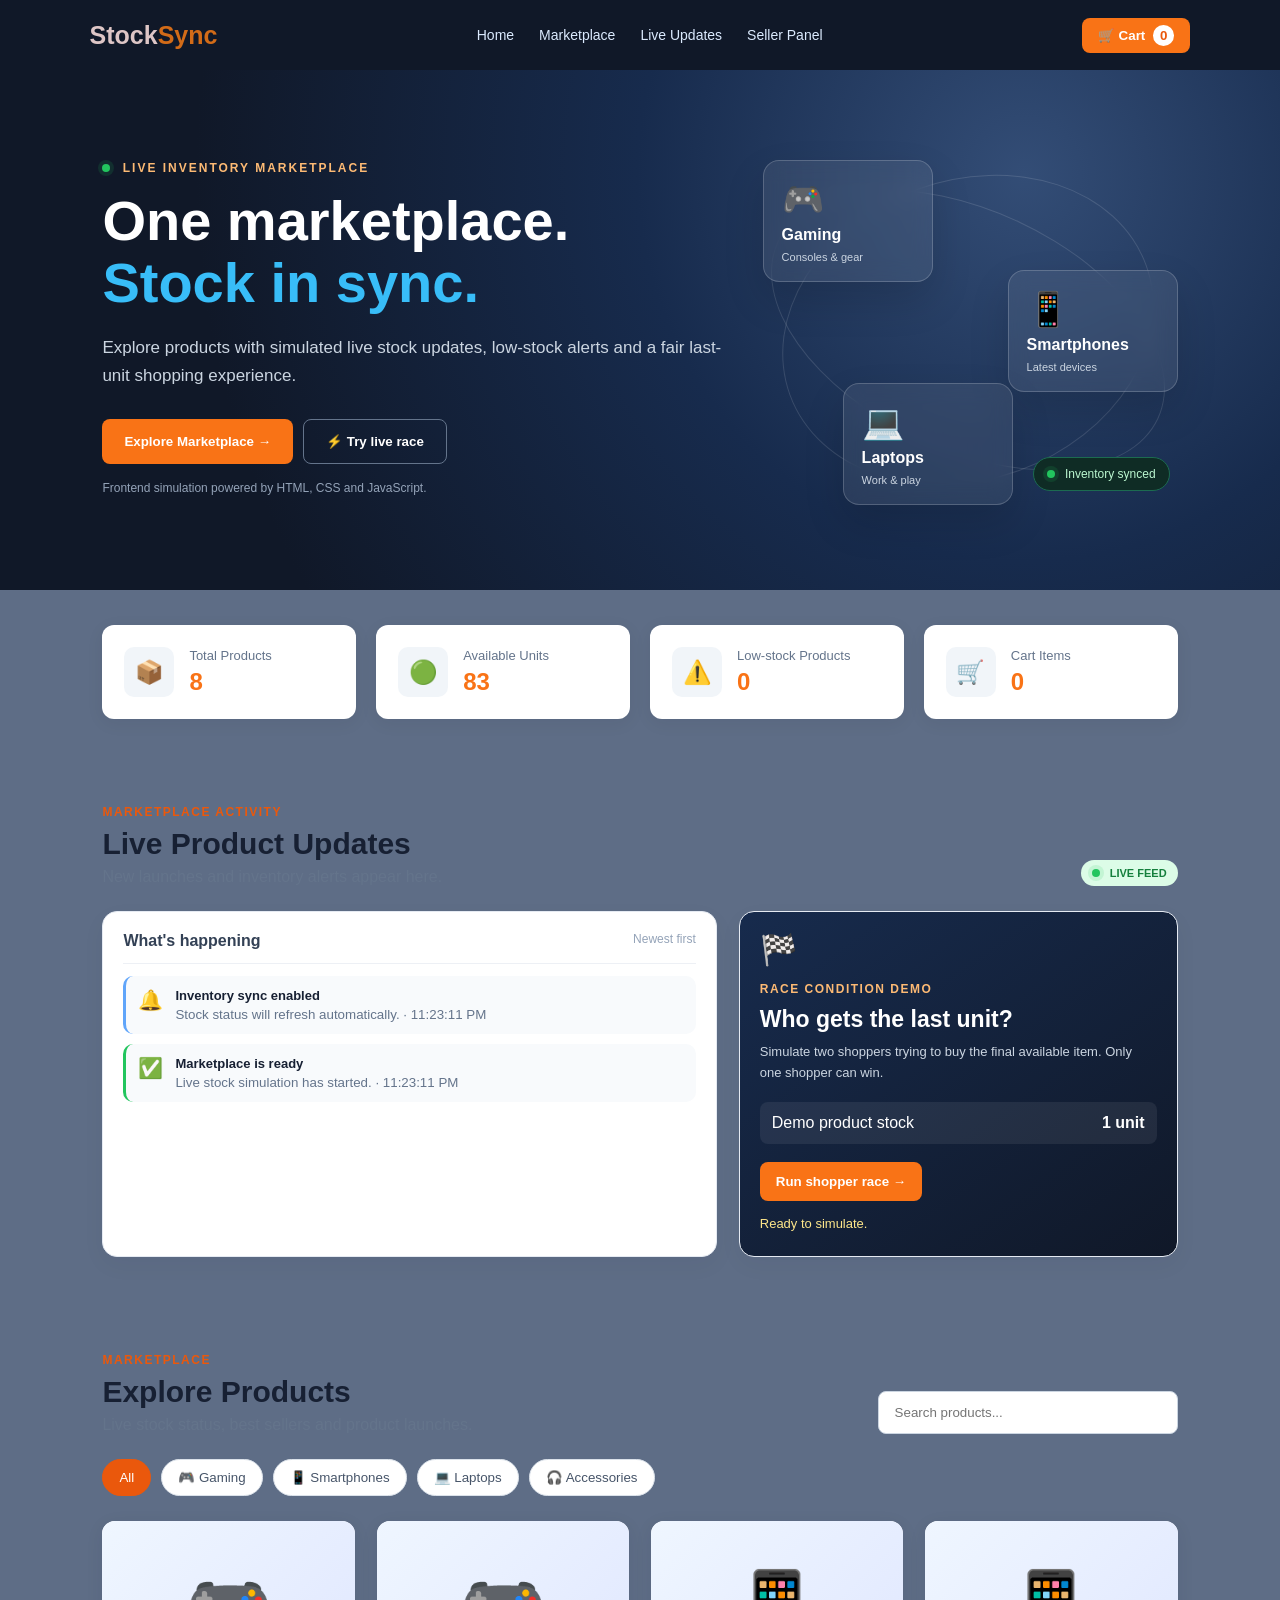
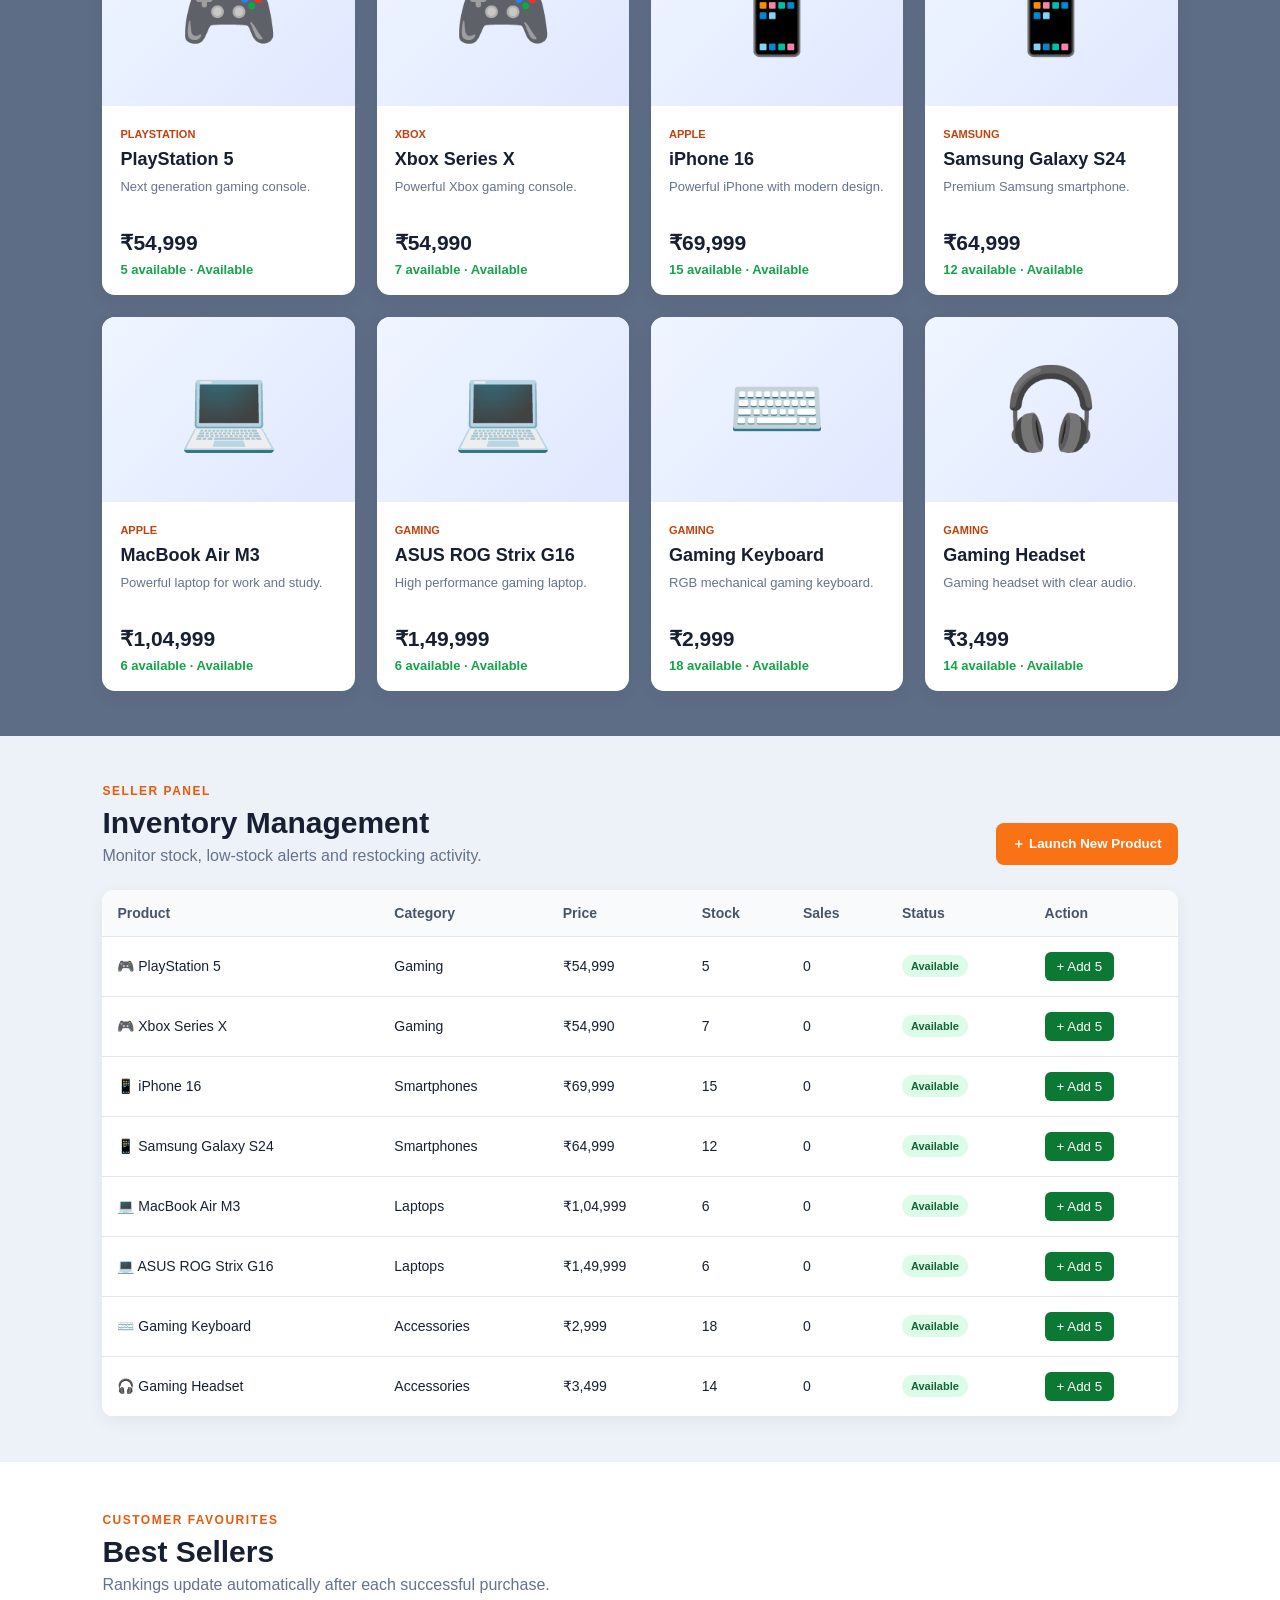
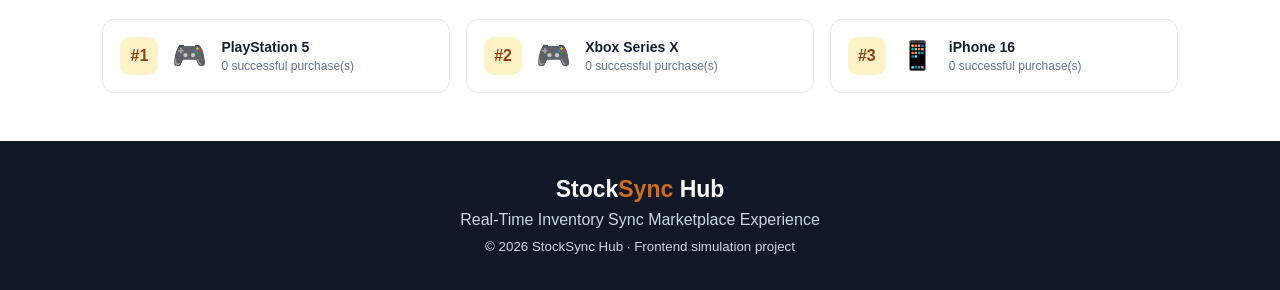
<file: index.html>
<!DOCTYPE html>
<html lang="en">

<head>
    <meta charset="UTF-8">
    <meta name="viewport" content="width=device-width, initial-scale=1.0">
    <meta name="theme-color" content="#101828">
    <title>StockSync Hub | Live Inventory Marketplace</title>
    <link rel="stylesheet" href="stocksync.css">
</head>

<body>

    <!-- LOADER -->
    <div id="loader">
        <div class="loader-box">
            <div class="spinner"></div>
            <h2>Stock<span>Sync</span> Hub</h2>
            <p>Preparing your live marketplace...</p>
        </div>
    </div>

    <!-- NAVBAR -->
    <header class="navbar">
        <a class="logo" href="#home">Stock<span>Sync</span></a>
        <nav>
            <a href="#home">Home</a>
            <a href="#products">Marketplace</a>
            <a href="#updates">Live Updates</a>
            <a href="#inventory">Seller Panel</a>
        </nav>
        <button class="cart-btn" onclick="openCart()">
      🛒 Cart <span id="cartCount">0</span>
    </button>
    </header>

    <main>
        <!-- HERO -->
        <section class="hero" id="home">
            <div class="hero-left">
                <div class="tag">
                    <span class="live-dot"></span> LIVE INVENTORY MARKETPLACE
                </div>

                <h1>One marketplace.<br><span>Stock in sync.</span></h1>

                <p>
                    Explore products with simulated live stock updates, low-stock alerts and a fair last-unit shopping experience.
                </p>

                <div class="hero-actions">
                    <button class="primary-btn" onclick="goToProducts()">
            Explore Marketplace →
          </button>
                    <button class="secondary-btn" onclick="runRaceDemo()">
            ⚡ Try live race
          </button>
                </div>

                <p class="demo-note">
                    Frontend simulation powered by HTML, CSS and JavaScript.
                </p>
            </div>

            <div class="hero-visual">
                <div class="orbit orbit-one"></div>
                <div class="orbit orbit-two"></div>

                <div class="hero-tile tile-one">
                    🎮 <b>Gaming</b>
                    <small>Consoles & gear</small>
                </div>

                <div class="hero-tile tile-two">
                    📱 <b>Smartphones</b>
                    <small>Latest devices</small>
                </div>

                <div class="hero-tile tile-three">
                    💻 <b>Laptops</b>
                    <small>Work & play</small>
                </div>

                <div class="sync-chip">
                    <span class="live-dot"></span> Inventory synced
                </div>
            </div>
        </section>

        <!-- DASHBOARD -->
        <section class="stats">
            <article class="stat">
                <div class="stat-icon">📦</div>
                <div>
                    <p>Total Products</p>
                    <h2 id="totalProducts">0</h2>
                </div>
            </article>

            <article class="stat">
                <div class="stat-icon">🟢</div>
                <div>
                    <p>Available Units</p>
                    <h2 id="totalStock">0</h2>
                </div>
            </article>

            <article class="stat">
                <div class="stat-icon">⚠️</div>
                <div>
                    <p>Low-stock Products</p>
                    <h2 id="lowStock">0</h2>
                </div>
            </article>

            <article class="stat">
                <div class="stat-icon">🛒</div>
                <div>
                    <p>Cart Items</p>
                    <h2 id="cartItems">0</h2>
                </div>
            </article>
        </section>

        <!-- LIVE UPDATES -->
        <section class="updates-section" id="updates">
            <div class="section-heading">
                <div>
                    <span class="section-label">MARKETPLACE ACTIVITY</span>
                    <h2>Live Product Updates</h2>
                    <p>New launches and inventory alerts appear here.</p>
                </div>
                <span class="live-pill">
          <span class="live-dot"></span> LIVE FEED
                </span>
            </div>

            <div class="updates-layout">
                <div class="updates-feed">
                    <div class="feed-head">
                        <strong>What's happening</strong>
                        <span>Newest first</span>
                    </div>
                    <div id="updatesList" class="updates-list" aria-live="polite"></div>
                </div>

                <!-- RACE CONDITION -->
                <div class="race-card">
                    <span class="race-icon">🏁</span>
                    <span class="section-label">RACE CONDITION DEMO</span>
                    <h3>Who gets the last unit?</h3>
                    <p>
                        Simulate two shoppers trying to buy the final available item. Only one shopper can win.
                    </p>

                    <div class="race-stock">
                        Demo product stock
                        <strong id="raceStock">1 unit</strong>
                    </div>

                    <button class="race-btn" onclick="runRaceDemo()">
            Run shopper race →
          </button>

                    <p class="race-result" id="raceResult" aria-live="polite">
                        Ready to simulate.
                    </p>
                </div>
            </div>
        </section>

        <!-- PRODUCTS -->
        <section class="products-section" id="products">
            <div class="heading-row">
                <div>
                    <span class="section-label">MARKETPLACE</span>
                    <h2>Explore Products</h2>
                    <p>Live stock status, best sellers and product launches.</p>
                </div>

                <input type="search" id="searchBox" placeholder="Search products..." oninput="searchProducts()">
            </div>

            <div class="filters">
                <button class="filter active" onclick="filterCategory('All', this)">All</button>
                <button class="filter" onclick="filterCategory('Gaming', this)">🎮 Gaming</button>
                <button class="filter" onclick="filterCategory('Smartphones', this)">📱 Smartphones</button>
                <button class="filter" onclick="filterCategory('Laptops', this)">💻 Laptops</button>
                <button class="filter" onclick="filterCategory('Accessories', this)">🎧 Accessories</button>
            </div>

            <div class="product-grid" id="productGrid"></div>
        </section>

        <!-- INVENTORY -->
        <section class="inventory-section" id="inventory">
            <div class="heading-row">
                <div>
                    <span class="section-label">SELLER PANEL</span>
                    <h2>Inventory Management</h2>
                    <p>Monitor stock, low-stock alerts and restocking activity.</p>
                </div>

                <button class="add-product-btn" onclick="addNewProduct()">
          ＋ Launch New Product
        </button>
            </div>

            <div class="alert-banner" id="lowStockAlert">
                <span>⚠️</span>
                <div>
                    <strong>Low-stock alert</strong>
                    <p id="lowStockMessage">
                        Products with 3 or fewer units will appear here.
                    </p>
                </div>
            </div>

            <div class="table-wrapper">
                <table>
                    <thead>
                        <tr>
                            <th>Product</th>
                            <th>Category</th>
                            <th>Price</th>
                            <th>Stock</th>
                            <th>Sales</th>
                            <th>Status</th>
                            <th>Action</th>
                        </tr>
                    </thead>
                    <tbody id="inventoryTable"></tbody>
                </table>
            </div>
        </section>

        <!-- BEST SELLERS -->
        <section class="bestsellers-section">
            <div class="section-heading">
                <div>
                    <span class="section-label">CUSTOMER FAVOURITES</span>
                    <h2>Best Sellers</h2>
                    <p>Rankings update automatically after each successful purchase.</p>
                </div>
            </div>
            <div id="bestSellerList" class="best-seller-grid"></div>
        </section>
    </main>


    <div class="modal" id="productModal" onclick="closeProductOutside(event)">
        <div class="product-modal" onclick="event.stopPropagation()">
            <button class="close-btn" onclick="closeProduct()">×</button>
            <div id="productDetails"></div>
        </div>
    </div>


    <div class="cart-overlay" id="cartOverlay" onclick="closeCart()"></div>

    <aside class="cart-panel" id="cartPanel">
        <div class="cart-header">
            <h2>Your Cart</h2>
            <button onclick="closeCart()">×</button>
        </div>

        <div id="cartList" class="cart-list"></div>

        <div class="cart-bottom">
            <div class="total-row">
                <span>Total</span>
                <strong>₹<span id="cartTotal">0</span></strong>
            </div>
            <button class="checkout-btn" onclick="checkout()">Place Order</button>
        </div>
    </aside>


    <footer>
        <div class="footer-logo">Stock<span>Sync</span> Hub</div>
        <p>Real-Time Inventory Sync Marketplace Experience</p>
        <small>© 2026 StockSync Hub · Frontend simulation project</small>
    </footer>

    <script src="stocksync.js"></script>
</body>

</html>
</file>
<file: stocksync.css>
* {
    margin: 0;
    padding: 0;
    box-sizing: border-box;
}

 :root {
    --accent: #f97316;
    --navy: #101828;
    --ink: #172033;
    --muted: #64748b;
}

html {
    scroll-behavior: smooth;
}

body {
    font-family: Arial, Helvetica, sans-serif;
    background: #5e6d86;
    color: var(--ink);
}


/* NAVBAR */

.navbar {
    min-height: 70px;
    background: var(--navy);
    display: flex;
    align-items: center;
    justify-content: space-between;
    padding: 12px 7%;
    position: sticky;
    top: 0;
    z-index: 1000;
}

.logo {
    color: rgb(222, 198, 198);
    font-size: 25px;
    font-weight: 800;
    text-decoration: none;
}

.logo span,
.footer-logo span {
    color: #d26b18;
}

.navbar nav {
    display: flex;
    gap: 25px;
}

.navbar nav a {
    color: #dbeafe;
    text-decoration: none;
    font-size: 14px;
}

.navbar nav a:hover {
    color: #1f94c6;
}

.cart-btn {
    border: none;
    background: var(--accent);
    color: white;
    padding: 10px 16px;
    border-radius: 8px;
    cursor: pointer;
    font-weight: bold;
}

.cart-btn span {
    background: white;
    color: #ea580c;
    border-radius: 50%;
    padding: 3px 7px;
    margin-left: 4px;
}

#loader {
    position: fixed;
    inset: 0;
    background: #0f172a;
    display: flex;
    align-items: center;
    justify-content: center;
    z-index: 9999;
    transition: opacity .5s;
}

.loader-box {
    text-align: center;
    color: white;
}

.loader-box h2 {
    margin-top: 20px;
}

.loader-box h2 span {
    color: #fb923c;
}

.loader-box p {
    margin-top: 7px;
    color: #94a3b8;
}

.spinner {
    width: 55px;
    height: 55px;
    border: 5px solid #334155;
    border-top-color: var(--accent);
    border-radius: 50%;
    animation: spin 1s linear infinite;
    margin: auto;
}

@keyframes spin {
    to {
        transform: rotate(360deg);
    }
}

.hero {
    min-height: 520px;
    padding: 70px 8%;
    display: flex;
    align-items: center;
    justify-content: space-between;
    gap: 35px;
    background: radial-gradient( circle at 80% 20%, #334d76 0, #172b4d 35%, #101828 75%);
    color: white;
    overflow: hidden;
}

.hero-left {
    max-width: 650px;
}

.tag {
    color: #fdba74;
    font-size: 12px;
    font-weight: bold;
    letter-spacing: 2px;
}

.live-dot {
    display: inline-block;
    width: 8px;
    height: 8px;
    border-radius: 50%;
    background: #22c55e;
    box-shadow: 0 0 0 4px #22c55e22;
    margin-right: 7px;
}

.hero h1 {
    font-size: 56px;
    line-height: 1.1;
    margin-top: 15px;
}

.hero h1 span {
    color: #38bdf8;
}

.hero p {
    color: #cbd5e1;
    font-size: 17px;
    line-height: 1.7;
    margin-top: 20px;
}

.hero-actions {
    display: flex;
    flex-wrap: wrap;
    gap: 10px;
}

.primary-btn,
.secondary-btn {
    margin-top: 28px;
    padding: 14px 22px;
    border-radius: 8px;
    font-weight: bold;
    cursor: pointer;
}

.primary-btn {
    border: none;
    background: var(--accent);
    color: white;
}

.primary-btn:hover {
    background: #ea580c;
}

.secondary-btn {
    border: 1px solid #64748b;
    background: transparent;
    color: white;
}

.demo-note {
    font-size: 12px !important;
    color: #94a3b8 !important;
    margin-top: 14px !important;
}

.hero-visual {
    width: 420px;
    height: 350px;
    position: relative;
    flex: 0 0 420px;
}

.orbit {
    position: absolute;
    border: 1px solid #ffffff20;
    border-radius: 50%;
    inset: 25px 20px;
    transform: rotate(-20deg);
}

.orbit-two {
    inset: 55px 0;
    transform: rotate(25deg);
}

.hero-tile {
    position: absolute;
    width: 170px;
    padding: 18px;
    border: 1px solid #ffffff30;
    border-radius: 16px;
    background: #ffffff14;
    backdrop-filter: blur(10px);
    display: flex;
    flex-direction: column;
    gap: 7px;
    font-size: 34px;
    box-shadow: 0 18px 40px #0002;
}

.hero-tile b {
    font-size: 16px;
}

.hero-tile small {
    font-size: 11px;
    color: #cbd5e1;
}

.tile-one {
    top: 5px;
    left: 5px;
}

.tile-two {
    top: 115px;
    right: 0;
}

.tile-three {
    bottom: 0;
    left: 85px;
}

.sync-chip {
    position: absolute;
    bottom: 14px;
    right: 8px;
    background: #0f2c25;
    border: 1px solid #1c6b50;
    color: #bbf7d0;
    border-radius: 30px;
    padding: 9px 13px;
    font-size: 12px;
}

.stats {
    padding: 35px 8%;
    display: grid;
    grid-template-columns: repeat(4, 1fr);
    gap: 20px;
}

.stat {
    background: white;
    padding: 22px;
    border-radius: 12px;
    display: flex;
    align-items: center;
    gap: 15px;
    box-shadow: 0 4px 18px #0f172a0f;
}

.stat-icon {
    width: 50px;
    height: 50px;
    border-radius: 10px;
    background: #f1f5f9;
    display: flex;
    align-items: center;
    justify-content: center;
    font-size: 23px;
}

.stat p {
    color: var(--muted);
    font-size: 13px;
}

.stat h2 {
    margin-top: 5px;
    color: var(--accent);
}

.products-section,
.inventory-section {
    padding: 45px 8%;
}

.inventory-section {
    background: #edf2f8;
}

.heading-row,
.section-heading {
    display: flex;
    justify-content: space-between;
    align-items: end;
    margin-bottom: 25px;
    gap: 20px;
}

.section-label {
    color: #ea580c;
    font-size: 12px;
    font-weight: bold;
    letter-spacing: 1.5px;
}

.heading-row h2,
.section-heading h2 {
    font-size: 30px;
    margin: 7px 0;
}

.heading-row p,
.section-heading p {
    color: var(--muted);
}

.updates-section,
.bestsellers-section {
    padding: 48px 8%;
}

.updates-layout {
    display: grid;
    grid-template-columns: 1.4fr 1fr;
    gap: 22px;
}

.updates-feed,
.race-card {
    background: white;
    border: 1px solid #e5eaf2;
    border-radius: 15px;
    padding: 20px;
    box-shadow: 0 8px 24px #1720330a;
}

.feed-head {
    display: flex;
    justify-content: space-between;
    color: #334155;
    padding-bottom: 13px;
    border-bottom: 1px solid #edf0f5;
}

.feed-head span {
    color: #94a3b8;
    font-size: 12px;
}

.updates-list {
    display: grid;
    gap: 10px;
    padding-top: 12px;
}

.update-item {
    display: flex;
    gap: 12px;
    align-items: flex-start;
    padding: 12px;
    border-radius: 10px;
    background: #f8fafc;
    border-left: 3px solid #60a5fa;
}

.update-item.alert {
    border-left-color: #f97316;
}

.update-item.success {
    border-left-color: #22c55e;
}

.update-icon {
    font-size: 20px;
}

.update-item strong {
    display: block;
    font-size: 13px;
}

.update-item small {
    display: block;
    color: #64748b;
    margin-top: 4px;
}

.live-pill {
    white-space: nowrap;
    color: #15803d;
    background: #dcfce7;
    padding: 7px 11px;
    border-radius: 30px;
    font-size: 11px;
    font-weight: 800;
}

.race-card {
    background: linear-gradient(145deg, #172b4d, #101828);
    color: white;
}

.race-icon {
    font-size: 30px;
    display: block;
    margin-bottom: 12px;
}

.race-card .section-label {
    color: #fdba74;
}

.race-card h3 {
    font-size: 23px;
    margin: 9px 0;
}

.race-card p {
    color: #cbd5e1;
    font-size: 13px;
    line-height: 1.6;
}

.race-stock {
    display: flex;
    justify-content: space-between;
    margin: 18px 0;
    padding: 12px;
    background: #ffffff12;
    border-radius: 8px;
}

.race-btn,
.add-product-btn {
    border: 0;
    border-radius: 8px;
    padding: 12px 16px;
    background: var(--accent);
    color: white;
    font-weight: 800;
    cursor: pointer;
}

.race-btn:disabled {
    opacity: .6;
    cursor: not-allowed;
}

.race-result {
    min-height: 22px;
    margin-top: 13px;
    color: #fde68a !important;
}

#searchBox {
    width: 300px;
    padding: 13px 16px;
    border: 1px solid #cbd5e1;
    border-radius: 8px;
    background: white;
    outline: none;
}

#searchBox:focus {
    border-color: var(--accent);
}

.filters {
    display: flex;
    flex-wrap: wrap;
    gap: 10px;
    margin-bottom: 25px;
}

.filter {
    padding: 10px 16px;
    border: 1px solid #dbe2ea;
    border-radius: 20px;
    background: white;
    cursor: pointer;
    color: #475569;
}

.filter:hover,
.filter.active {
    background: #ea580c;
    color: white;
    border-color: #ea580c;
}

.product-grid {
    display: grid;
    grid-template-columns: repeat(auto-fill, minmax(240px, 1fr));
    gap: 22px;
}

.product-card {
    position: relative;
    background: white;
    border-radius: 13px;
    overflow: hidden;
    cursor: pointer;
    box-shadow: 0 4px 18px #17203312;
    transition: transform .25s, box-shadow .25s;
}

.product-card:hover {
    transform: translateY(-6px);
    box-shadow: 0 15px 30px #1720331f;
}

.product-image {
    height: 185px;
    background: linear-gradient(135deg, #eff6ff, #e0e7ff);
    display: flex;
    align-items: center;
    justify-content: center;
    font-size: 80px;
    position: relative;
}

.badge-row {
    position: absolute;
    top: 12px;
    left: 12px;
    display: flex;
    gap: 6px;
    flex-wrap: wrap;
}

.product-badge {
    border-radius: 30px;
    padding: 5px 8px;
    font-size: 10px;
    font-weight: 800;
    background: #dbeafe;
    color: #1d4ed8;
}

.product-badge.best {
    background: #fef3c7;
    color: #92400e;
}

.product-badge.new {
    background: #dcfce7;
    color: #166534;
}

.product-content {
    padding: 18px;
}

.product-category {
    color: #c2410c;
    font-size: 11px;
    font-weight: bold;
    text-transform: uppercase;
}

.product-content h3 {
    font-size: 18px;
    margin: 7px 0;
}

.product-description {
    color: var(--muted);
    font-size: 13px;
    line-height: 1.5;
    min-height: 40px;
}

.product-price {
    font-size: 21px;
    font-weight: bold;
    margin-top: 14px;
}

.product-stock {
    margin-top: 7px;
    font-size: 13px;
    font-weight: bold;
}

.stock-good {
    color: #16a34a;
}

.stock-low {
    color: #f59e0b;
}

.stock-out {
    color: #dc2626;
}

.table-wrapper {
    background: white;
    border-radius: 12px;
    overflow-x: auto;
    box-shadow: 0 4px 18px #0f172a0f;
}

table {
    width: 100%;
    border-collapse: collapse;
    min-width: 750px;
}

th,
td {
    padding: 15px;
    text-align: left;
    border-bottom: 1px solid #e5e7eb;
    font-size: 14px;
}

th {
    background: #f8fafc;
    color: #475569;
}

.add-stock {
    border: none;
    background: #0b7833;
    color: white;
    padding: 7px 12px;
    border-radius: 6px;
    cursor: pointer;
}

.status-pill {
    display: inline-block;
    padding: 5px 9px;
    border-radius: 30px;
    font-size: 11px;
    font-weight: 800;
}

.status-good {
    background: #dcfce7;
    color: #166534;
}

.status-low {
    background: #ffedd5;
    color: #9a3412;
}

.status-out {
    background: #fee2e2;
    color: #991b1b;
}

.alert-banner {
    display: none;
    align-items: center;
    gap: 12px;
    padding: 14px 16px;
    margin: 0 0 16px;
    border: 1px solid #fed7aa;
    border-radius: 10px;
    background: #fff7ed;
    color: #9a3412;
}

.alert-banner.show {
    display: flex;
}

.alert-banner>span {
    font-size: 24px;
}

.alert-banner p {
    font-size: 12px;
    margin-top: 3px;
}

.bestsellers-section {
    background: white;
}

.best-seller-grid {
    display: grid;
    grid-template-columns: repeat(3, minmax(0, 1fr));
    gap: 16px;
}

.best-card {
    display: flex;
    gap: 14px;
    align-items: center;
    border: 1px solid #e5eaf2;
    padding: 17px;
    border-radius: 12px;
}

.best-rank {
    width: 38px;
    height: 38px;
    display: grid;
    place-items: center;
    border-radius: 10px;
    background: #fef3c7;
    color: #92400e;
    font-weight: 900;
}

.best-card .best-icon {
    font-size: 28px;
}

.best-card h3 {
    font-size: 14px;
}

.best-card p {
    color: #64748b;
    font-size: 12px;
    margin-top: 4px;
}

.modal {
    position: fixed;
    inset: 0;
    background: #020617bf;
    display: none;
    align-items: center;
    justify-content: center;
    padding: 20px;
    z-index: 2000;
}

.product-modal {
    width: 100%;
    max-width: 950px;
    max-height: 90vh;
    overflow-y: auto;
    background: white;
    border-radius: 16px;
    padding: 35px;
    position: relative;
}

.close-btn {
    position: absolute;
    right: 18px;
    top: 15px;
    width: 38px;
    height: 38px;
    border: none;
    border-radius: 50%;
    background: #f1f5f9;
    font-size: 25px;
    cursor: pointer;
}

.product-detail {
    display: grid;
    grid-template-columns: 1fr 1fr;
    gap: 40px;
}

.detail-image {
    min-height: 400px;
    border-radius: 12px;
    background: linear-gradient(135deg, #eff6ff, #dbeafe);
    display: flex;
    align-items: center;
    justify-content: center;
    font-size: 150px;
}

.detail-category {
    display: inline-block;
    padding: 7px 12px;
    background: #eff6ff;
    color: #1d4ed8;
    border-radius: 20px;
    font-size: 12px;
    font-weight: bold;
}

.detail-info h1 {
    font-size: 38px;
    margin: 15px 0;
}

.detail-description {
    color: #64748b;
    line-height: 1.7;
}

.detail-price {
    font-size: 32px;
    font-weight: bold;
    color: #ea580c;
    margin: 20px 0;
}

.detail-stock {
    font-weight: bold;
    margin-bottom: 20px;
}

.buy-button {
    width: 100%;
    padding: 14px;
    border: none;
    border-radius: 8px;
    background: var(--accent);
    color: white;
    font-weight: bold;
    cursor: pointer;
}

.buy-button:disabled {
    background: #94a3b8;
    cursor: not-allowed;
}

.specifications {
    margin-top: 25px;
}

.specifications h3 {
    margin-bottom: 10px;
}

.specifications p {
    padding: 15px;
    background: #f8fafc;
    border-radius: 8px;
    color: #475569;
}

.cart-overlay {
    display: none;
    position: fixed;
    inset: 0;
    background: #0b0a0a80;
    z-index: 3000;
}

.cart-panel {
    position: fixed;
    top: 0;
    right: -430px;
    width: 420px;
    max-width: 90%;
    height: 100vh;
    background: white;
    z-index: 4000;
    padding: 25px;
    display: flex;
    flex-direction: column;
    transition: right .3s;
}

.cart-panel.open {
    right: 0;
}

.cart-header {
    display: flex;
    justify-content: space-between;
    align-items: center;
    padding-bottom: 18px;
    border-bottom: 1px solid #e5e7eb;
}

.cart-header button {
    border: none;
    width: 35px;
    height: 35px;
    border-radius: 50%;
    background: #f1f5f9;
    font-size: 22px;
    cursor: pointer;
}

.cart-list {
    flex: 1;
    overflow-y: auto;
}

.cart-item {
    padding: 16px 0;
    border-bottom: 1px solid #e5e7eb;
    display: flex;
    justify-content: space-between;
    gap: 15px;
}

.cart-item h4 {
    margin-bottom: 5px;
}

.cart-item p {
    color: #4b5d77;
    font-size: 13px;
}

.remove-btn {
    border: none;
    background: none;
    color: #dc2626;
    margin-top: 5px;
    cursor: pointer;
}

.cart-bottom {
    border-top: 1px solid #e5e7eb;
    padding-top: 18px;
}

.total-row {
    display: flex;
    justify-content: space-between;
    font-size: 20px;
    margin-bottom: 15px;
}

.checkout-btn {
    width: 100%;
    padding: 14px;
    border: none;
    border-radius: 8px;
    background: #055723;
    color: white;
    font-weight: bold;
    cursor: pointer;
}

.empty-cart {
    text-align: center;
    padding: 60px 10px;
    color: #64748b;
}

.empty-cart div {
    font-size: 55px;
    margin-bottom: 15px;
}

footer {
    background: var(--navy);
    color: #cbd5e1;
    text-align: center;
    padding: 35px;
}

.footer-logo {
    color: white;
    font-size: 23px;
    font-weight: bold;
    margin-bottom: 8px;
}

footer p {
    margin-bottom: 8px;
}

.no-products {
    grid-column: 1 / -1;
    text-align: center;
    padding: 70px;
    background: white;
    border-radius: 12px;
}

.no-products p {
    color: #64748b;
    margin-top: 8px;
}

@media(max-width: 900px) {
    .hero {
        flex-direction: column;
        align-items: flex-start;
    }
    .hero h1 {
        font-size: 43px;
    }
    .hero-visual {
        width: 100%;
        flex-basis: auto;
        max-width: 420px;
    }
    .stats {
        grid-template-columns: repeat(2, 1fr);
    }
    .product-detail {
        grid-template-columns: 1fr;
    }
    .detail-image {
        min-height: 280px;
    }
    .updates-layout {
        grid-template-columns: 1fr;
    }
    .best-seller-grid {
        grid-template-columns: repeat(2, minmax(0, 1fr));
    }
}

@media(max-width: 600px) {
    .navbar {
        padding: 12px 5%;
    }
    .navbar nav {
        display: none;
    }
    .hero {
        padding: 55px 6%;
    }
    .hero h1 {
        font-size: 37px;
    }
    .hero-visual {
        display: none;
    }
    .stats {
        grid-template-columns: 1fr;
        padding: 25px 6%;
    }
    .products-section,
    .inventory-section {
        padding: 35px 6%;
    }
    .heading-row,
    .section-heading {
        flex-direction: column;
        align-items: flex-start;
    }
    #searchBox {
        width: 100%;
    }
    .product-modal {
        padding: 25px 18px;
    }
    .updates-section,
    .bestsellers-section {
        padding: 35px 6%;
    }
    .best-seller-grid {
        grid-template-columns: 1fr;
    }
    .add-product-btn {
        width: 100%;
    }
}
</file>
